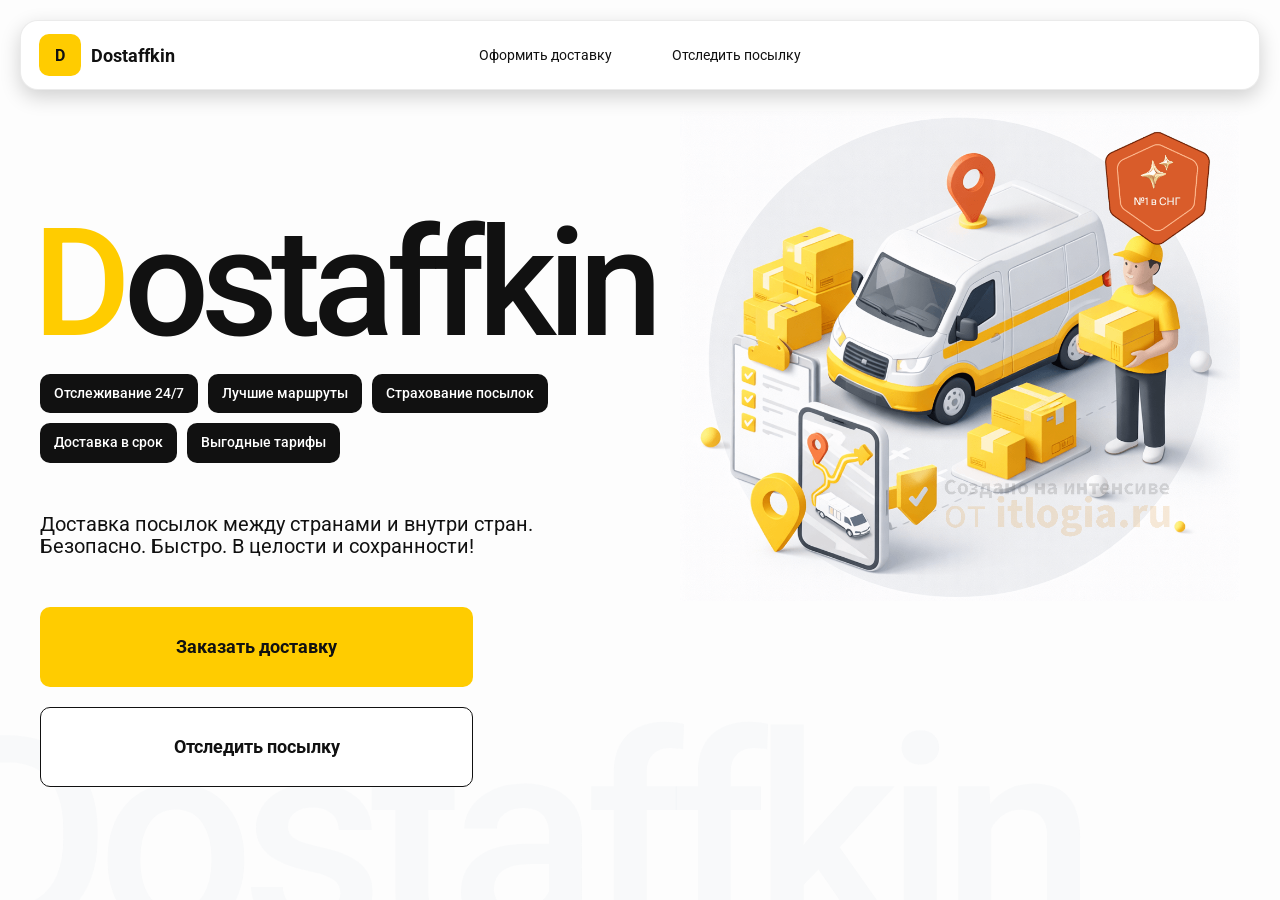
<file: index.html>
<!doctype html>
<html lang="ru">

<head>
    <meta charset="utf-8" />
    <meta name="viewport" content="width=device-width,initial-scale=1,maximum-scale=1,user-scalable=0" />
    <title>Dostaffkin — Доставка посылок между странами и внутри стран. Безопасно. Быстро. В целости и сохранности!
    </title>

    <link href="styles/base.css" rel="stylesheet" />
    <link href="styles/base_adaptive.css" rel="stylesheet" />
    <link href="styles/index.css" rel="stylesheet" />
    <link href="styles/index_adaptive.css" rel="stylesheet" />

</head>

<body>

    <div class="container">

        <header class="header">
            <a class="header-brand" href="#">
                <div class="header-logo">D</div>
                <div class="header-title">Dostaffkin</div>
            </a>
            <nav class="header-menu">
                <a class="header-link" href="./order.html">Оформить <span>доставку</span></a>
                <a class="header-link" href="./track.html">Отследить <span>посылку</span></a>
            </nav>
        </header>
        <main class="main">
            <section class="main-info">
                <div class="main-title">
                    <span>D</span>ostaffkin
                </div>
                <div class="main-features">
                    <div class="main-feature">Отслеживание 24/7</div>
                    <div class="main-feature">Лучшие маршруты</div>
                    <div class="main-feature">Страхование посылок</div>
                    <div class="main-feature">Доставка в срок</div>
                    <div class="main-feature">Выгодные тарифы</div>
                </div>
                <div class="main-description">
                    Доставка посылок между странами и внутри стран.
                    Безопасно. Быстро. В целости и сохранности!
                </div>
                <div class="main-actions">
                    <a class="button" type="button" href="./order.html">Заказать доставку</a>
                    <a class="button button-white" type="button" href="./track.html">Отследить посылку</a>
                </div>
            </section>
            <div class="main-title-ghost">Dostaffkin</div>
            <section class="main-image">
                <img src="images/main-image.png" alt="Main image" />
            </section>

        </main>


    </div>



</body>

</html>
</file>
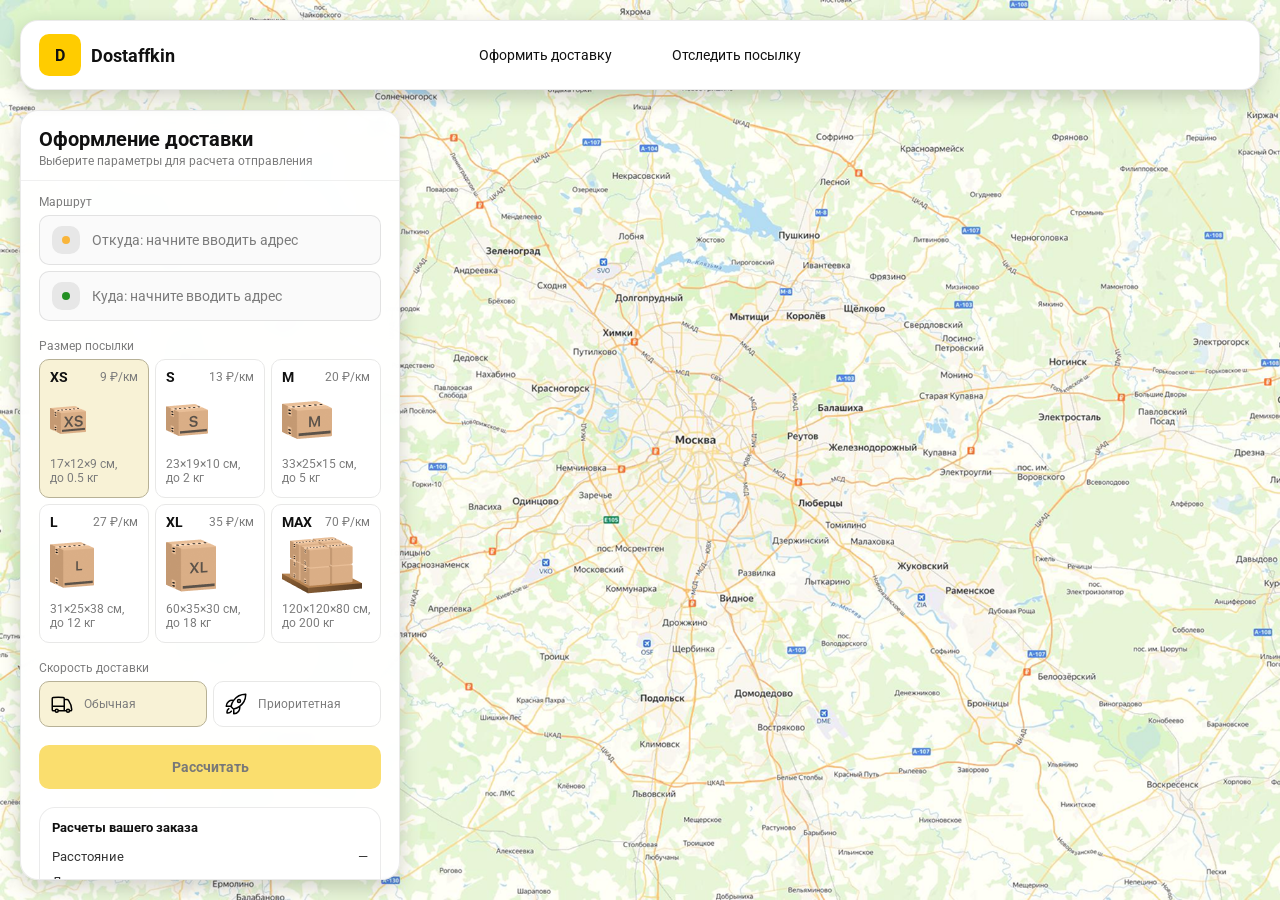
<file: order.html>
<!doctype html>
<html lang="ru">

<head>
    <meta charset="utf-8" />
    <meta name="viewport" content="width=device-width,initial-scale=1,maximum-scale=1,user-scalable=0" />
    <title>Оформление доставки</title>

    <link rel="stylesheet" href="styles/base.css" />
    <link rel="stylesheet" href="styles/base_adaptive.css" />

    <link rel="stylesheet" href="styles/order.css" />
    <link rel="stylesheet" href="styles/order_adaptive.css" />
</head>

<body>
    <div id="map"></div>
    <header class="header">
        <a class="header-brand" href="./index.html">
            <div class="header-logo">D</div>
            <div class="header-title">Dostaffkin</div>
        </a>
        <nav class="header-menu">
            <a class="header-link" href="#">Оформить <span>доставку</span></a>
            <a class="header-link" href="./track.html">Отследить <span>посылку</span></a>
        </nav>
    </header>

    <aside class="main" id="sidebar">
        <div class="main-header">
            <div class="main-title">Оформление доставки</div>
            <div class="main-text">Выберите параметры для расчета отправления</div>
        </div>
        <div class="main-content">
            <div class="main-route">
                <div class="main-block-title">Маршрут</div>
                <div class="main-fields">
                    <div class="main-field" id="fromField">
                        <div class="main-pin"></div>
                        <input id="from" placeholder="Откуда: начните вводить адрес" autocomplete="off" />
                        <div class="main-ac" id="fromAc" role="listbox" aria-label="Подсказки адресов"></div>
                    </div>

                    <div class="main-field" id="toField">
                        <div class="main-pin"></div>
                        <input id="to" placeholder="Куда: начните вводить адрес" autocomplete="off" />
                        <div class="main-ac" id="toAc" role="listbox" aria-label="Подсказки адресов"></div>
                    </div>
                </div>
            </div>
            <div class="main-package">
                <div class="main-block-title">Размер посылки</div>

                <div class="main-sizes">
                    <div class="main-size-card is-active" data-value="xs">
                        <div class="main-size-top">
                            <div class="main-size-label">XS</div>
                            <div class="main-size-rate">9 ₽/км</div>
                        </div>
                        <div class="main-size-media">
                            <img src="images/sizes/xs.png" alt="Короб XS" />
                        </div>
                        <div class="main-size-description">17×12×9 см,<br>до 0.5 кг</div>
                    </div>

                    <div class="main-size-card" data-value="s">
                        <div class="main-size-top">
                            <div class="main-size-label">S</div>
                            <div class="main-size-rate">13 ₽/км</div>
                        </div>
                        <div class="main-size-media">
                            <img src="images/sizes/s.png" alt="Короб S" />
                        </div>
                        <div class="main-size-description">23×19×10 см,<br>до 2 кг</div>
                    </div>

                    <div class="main-size-card" data-value="m">
                        <div class="main-size-top">
                            <div class="main-size-label">M</div>
                            <div class="main-size-rate">20 ₽/км</div>
                        </div>
                        <div class="main-size-media">
                            <img src="images/sizes/m.png" alt="Короб M" />
                        </div>
                        <div class="main-size-description">33×25×15 см,<br>до 5 кг</div>
                    </div>

                    <div class="main-size-card" data-value="l">
                        <div class="main-size-top">
                            <div class="main-size-label">L</div>
                            <div class="main-size-rate">27 ₽/км</div>
                        </div>
                        <div class="main-size-media">
                            <img src="images/sizes/l.png" alt="Короб L" />
                        </div>
                        <div class="main-size-description">31×25×38 см,<br>до 12 кг</div>
                    </div>

                    <div class="main-size-card" data-value="xl">
                        <div class="main-size-top">
                            <div class="main-size-label">XL</div>
                            <div class="main-size-rate">35 ₽/км</div>
                        </div>
                        <div class="main-size-media">
                            <img src="images/sizes/xl.png" alt="Короб XL" />
                        </div>
                        <div class="main-size-description">60×35×30 см,<br>до 18 кг</div>
                    </div>

                    <div class="main-size-card" data-value="max">
                        <div class="main-size-top">
                            <div class="main-size-label">MAX</div>
                            <div class="main-size-rate">70 ₽/км</div>
                        </div>
                        <div class="main-size-media main-size-media-palleta">
                            <img src="images/sizes/max.png" alt="Паллета" />
                        </div>
                        <div class="main-size-description">120×120×80 см,<br>до 200 кг</div>
                    </div>
                </div>
            </div>
            <div class="main-speed">
                <div class="main-block-title">Скорость доставки</div>

                <div class="main-speeds">
                    <div class="main-speed-card is-active" data-value="regular">
                        <img class="main-speed-media" src="images/icons/regular.svg" alt="Regular" />
                        <div class="main-speed-description">Обычная</div>
                    </div>
                    <div class="main-speed-card" data-value="fast">
                        <img class="main-speed-media" src="images/icons/fast.svg" alt="Fast" />
                        <div class="main-speed-description">Приоритетная</div>
                    </div>

                </div>
            </div>

            <div class="main-calculate-block">
                <button id="calc" class="button calculate-button" type="button" disabled>Рассчитать</button>
            </div>
            <div class="main-result" id="result">
                <div class="main-result-title">Расчеты вашего заказа</div>
                <div class="main-result-lines">
                    <div class="main-result-line"><span>Расстояние</span><span id="distanceValue">—</span></div>
                    <div class="main-result-line"><span>Доставим через</span><span id="durationValue">—</span></div>
                    <div class="main-result-line"><span>Тариф</span><span id="rateValue">—</span></div>
                </div>
                <div class="main-price">
                    <div class="main-price-label">Итого</div>
                    <div class="main-price-value" id="totalValue">—</div>
                </div>
            </div>
            <div class="main-order-box">
                <div class="main-order-form" id="orderForm">
                    <div class="main-order-title">Оформление доставки</div>
                    <div class="main-block-info-row">
                        <div class="main-block-title">Контакты</div>
                        <div class="order-fields">
                            <div class="main-field">
                                <input id="customerName" placeholder="Ваше имя" autocomplete="off" />
                            </div>
                            <div class="main-field">
                                <input id="customerPhone" placeholder="Ваш телефон" autocomplete="off"
                                    inputmode="tel" />
                            </div>
                        </div>
                    </div>
                    <div class="main-block-info-row extra-info">
                        <div class="main-block-title">Дополнительная информация</div>
                        <div class="main-field textarea">
                            <textarea id="comment" placeholder="Детали доставки и комментарии"></textarea>
                        </div>
                    </div>
                    <button id="submit" class="button main-submit-request" type="button" disabled>Отправить
                        заявку
                    </button>
                </div>

                <div class="main-order-success" id="orderSuccess">
                    <div class="main-success-icon">✓</div>
                    <div class="main-success-title">Заявка отправлена!</div>
                    <div class="main-success-title">Номер отправления – <span id="orderId"></span></div>
                    <div class="main-success-subtitle">Мы скоро свяжемся с вами</div>
                </div>
            </div>
        </div>



    </aside>



</body>

</html>
</file>
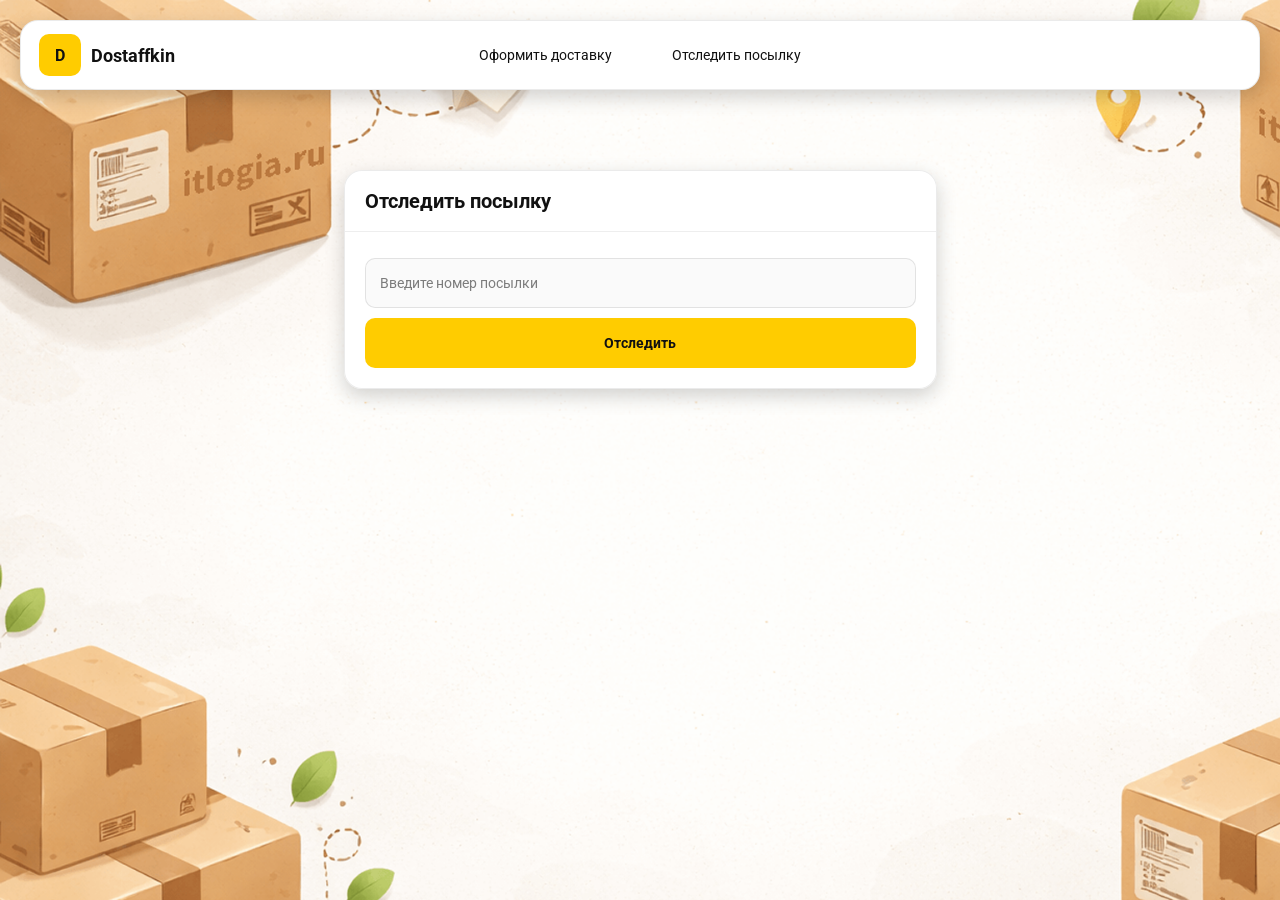
<file: track.html>
<!doctype html>
<html lang="ru">

<head>
    <meta charset="utf-8" />
    <meta name="viewport" content="width=device-width,initial-scale=1,maximum-scale=1,user-scalable=0" />
    <title>Отследить посылку</title>
    <link rel="stylesheet" href="styles/base.css" />
    <link rel="stylesheet" href="styles/base_adaptive.css" />

    <link rel="stylesheet" href="styles/track.css" />
    <link rel="stylesheet" href="styles/track_adaptive.css" />
</head>

<body>
    <div class="container">
        <header class="header">
            <a class="header-brand" href="./index.html">
                <div class="header-logo">D</div>
                <div class="header-title">Dostaffkin</div>
            </a>
            <nav class="header-menu">
                <a class="header-link" href="./order.html">Оформить <span>доставку</span></a>
                <a class="header-link" href="#">Отследить <span>посылку</span></a>
            </nav>
        </header>
        <main class="track-content">
            <section class="track-card track-search">
                <div class="track-title">Отследить посылку</div>
                <div class="track-action">
                    <div class="main-field track-field">
                        <input id="trackNumber" placeholder="Введите номер посылки" autocomplete="off" />
                    </div>
                    <button id="trackButton" class="button track-button" type="button">Отследить</button>
                </div>
            </section>
            <section class="track-card track-result" id="trackResult">
                <div class="track-result-header">
                    <div class="track-id" id="trackIdValue"></div>
                    <div class="track-routes">
                        <div class="track-route">
                            <div class="track-route-pin">
                                <svg xmlns="http://www.w3.org/2000/svg" fill="none" viewBox="0 0 24 24"
                                    stroke-width="1.5" stroke="orange" class="size-6">
                                    <path stroke-linecap="round" stroke-linejoin="round"
                                        d="M15 10.5a3 3 0 1 1-6 0 3 3 0 0 1 6 0Z" />
                                    <path stroke-linecap="round" stroke-linejoin="round"
                                        d="M19.5 10.5c0 7.142-7.5 11.25-7.5 11.25S4.5 17.642 4.5 10.5a7.5 7.5 0 1 1 15 0Z" />
                                </svg>
                            </div>
                            <div class="track-route-address" id="trackFromValue">
                                Откуда: Москва, улица Арбат, 1
                            </div>
                        </div>
                        <div class="track-route track-route-arrow">
                            <svg xmlns="http://www.w3.org/2000/svg" fill="none" viewBox="0 0 24 24" stroke-width="1.5"
                                stroke="currentColor" class="size-6">
                                <path stroke-linecap="round" stroke-linejoin="round"
                                    d="M19.5 13.5 12 21m0 0-7.5-7.5M12 21V3" />
                            </svg>
                        </div>
                        <div class="track-route">
                            <div class="track-route-pin">
                                <svg xmlns="http://www.w3.org/2000/svg" fill="none" viewBox="0 0 24 24"
                                    stroke-width="1.5" stroke="green" class="size-6">
                                    <path stroke-linecap="round" stroke-linejoin="round"
                                        d="M15 10.5a3 3 0 1 1-6 0 3 3 0 0 1 6 0Z" />
                                    <path stroke-linecap="round" stroke-linejoin="round"
                                        d="M19.5 10.5c0 7.142-7.5 11.25-7.5 11.25S4.5 17.642 4.5 10.5a7.5 7.5 0 1 1 15 0Z" />
                                </svg>
                            </div>
                            <div class="track-route-address" id="trackToValue">
                                Куда: Минск, проспект Независимости, 58
                            </div>
                        </div>
                    </div>
                </div>
                <div class="track-info">
                    <div class="track-status-title">Статус данной посылки:</div>
                    <div class="track-status-list" id="trackStatusList">


                        <div class="track-status created">
                            <img src="images/icons/created.svg" class="track-status-icon" alt="Created">
                            <div class="track-status-text">
                                <div class="track-status-text-state">Создан</div>
                                <div class="track-status-text-date">10.01.2026</div>
                            </div>
                        </div>

                        <div class="track-status in-way">
                            <img src="images/icons/in-way.svg" class="track-status-icon" alt="In way">
                            <div class="track-status-text">
                                <div class="track-status-text-state">В пути: Москва</div>
                                <div class="track-status-text-date">18.01.2026</div>
                            </div>
                        </div>

                        <div class="track-status ready">
                            <img src="images/icons/ready.svg" class="track-status-icon" alt="Ready">
                            <div class="track-status-text">
                                <div class="track-status-text-state">Готов к выдаче</div>
                                <div class="track-status-text-date">25.01.2026</div>
                            </div>
                        </div>

                        <div class="track-status done">
                            <img src="images/icons/done.svg" class="track-status-icon" alt="Done">
                            <div class="track-status-text">
                                <div class="track-status-text-state">Вручен</div>
                                <div class="track-status-text-date">27.01.2026</div>
                            </div>
                        </div>

                    </div>
                </div>
            </section>

        </main>

    </div>

</body>

</html>
</file>
<file: styles/base.css>
*,
*::before,
*::after {
    box-sizing: border-box;
}

@font-face {
    font-family: "Roboto";
    src: url("../fonts/Roboto-Regular.ttf");
    font-weight: normal;
}

@font-face {
    font-family: "Roboto";
    src: url("../fonts/Roboto-Bold.ttf");
    font-weight: bold;
}

@font-face {
    font-family: "Roboto";
    src: url("../fonts/Roboto-Medium.ttf");
    font-weight: 500;
}

html,
body {
    margin: 0;
    color: #111111;
    font-family: "Roboto", sans-serif;
}

body {
    background: #FDFDFD;
}

.header {
    border-radius: 18px;
    box-shadow: 0 7px 20px 0 #0000002E;
    backdrop-filter: blur(10px);
    background: #ffffff;
    left: 20px;
    border: 1px solid rgba(0, 0, 0, 0.08);
    position: fixed;
    right: 20px;
    top: 20px;
    padding: 14px 18px;
    height: 70px;
    display: flex;
    align-items: center;
    z-index: 6;
}

.header-brand {
    display: flex;
    align-items: center;
    text-decoration: none;
    gap: 10px;
}

.header-logo {
    width: 42px;
    height: 42px;
    border-radius: 10px;
    background: #FFCC00;
    display: grid;
    place-items: center;
    font-weight: bold;
    color: #111;
}

.header-title {
    font-size: 18px;
    font-weight: bold;
    color: #111111;
    text-decoration: none;
}

.header-menu {
    display: flex;
    align-items: center;
    gap: 60px;
    margin: 0;
    position: absolute;
    left: 50%;
    transform: translateX(-50%);
}

.header-link {
    font-size: 14px;
    color: #111111;
    text-decoration: none;
}



.button {
    border: 0;
    outline: none;
    height: 44px;
    border-radius: 10px;
    font-size: 14px;
    font-weight: bold;
    cursor: pointer;
    font-family: inherit;
    transition: transform .08s ease, opacity .12s ease;
    background: #ffcc00;
    color: #111111;
    text-align: center;
    text-decoration: none;
}

.button:hover {
    background-color: #E5BC19;
}

.button:disabled {
    cursor: not-allowed;
    background-color: #FADE6E;
    color: #787878;
    transform: none;
}

.button.button-white {
    background: #ffffff;
    border: 1px solid #111111;
}

.button.button-white:hover {
    background: rgb(241 241 241);
}

.main-field {
    display: flex;
    align-items: center;
    margin-top: 6px;
    gap: 10px;
    border: 1px solid #1111111A;
    background: #FAFAFA;
    border-radius: 10px;
    padding: 10px 12px;
    position: relative;
    box-sizing: border-box;
    height: 50px;
}

.main-field.textarea {
    height: auto;
}

.main-pin {
    width: 28px;
    height: 28px;
    border-radius: 10px;
    background: rgba(17, 17, 17, 0.08);
    display: grid;
    place-items: center;
    flex: 0 0 auto;
    position: relative;
}

.main-pin::before {
    content: "";
    width: 8px;
    height: 8px;
    border-radius: 999px;
    background: orange;
    opacity: .75;
    display: block;
}

.main-field:last-child .main-pin::before {
    background: green;
    opacity: .85;
}

input, textarea {
    width: 100%;
    border: 0;
    outline: none;
    background: transparent;
    font-size: 14px;
    color: #111111;
    font-family: inherit;
}

textarea {
    resize: vertical;
    min-height: 72px;
    padding: 2px 0;
}

input::placeholder, textarea::placeholder {
    color: #7C7C7C;
}

.main-field:focus-within {
    border-color: rgba(0, 0, 0, 0.20);
    box-shadow: 0 0 0 4px rgba(255, 204, 0, 0.35);
    background: rgba(255, 255, 255, 0.75);
}
</file>
<file: styles/base_adaptive.css>
@media (max-width: 767px) {
    .header {
        left: 10px;
        right: 10px;
        top: 10px;
    }

    .header-link span {
        display: none;
    }

    .header-menu {
        gap: 20px;
        justify-content: flex-start;
        margin: 0 0 0 30px;
        position: static;
        transform: none;
    }
}

@media (max-width: 420px) {
    .header-title {
        display: none;
    }
}

@media (max-width: 374px) {
    .header-menu {
        gap: 10px;
        margin: 0 0 0 10px;
    }
}
</file>
<file: styles/index.css>
.container {
    overflow: hidden;
    min-height: 100vh;
}

.main {
    padding: 111px 40px 40px;
    position: relative;
    display: flex;
}.main-info {
    max-width: 840px;
    width: 100%;
    position: relative;
}

.main-title {
    margin-top: 98px;
    font-weight: 500;
    font-size: 200px;
    line-height: 1;
    letter-spacing: -0.05em;
    color: #111111;
    left: -15px;
    position: relative;
}

.main-title span {
    color: #ffcc00;
}

.main-features {
    margin-top: 15px;
    display: flex;
    flex-wrap: wrap;
    gap: 10px;
}

.main-feature {
    background: #111111;
    color: #ffffff;
    padding: 12px 14px;
    font-weight: 500;
    font-size: 14px;
    line-height: 1.1;
    border-radius: 10px;
}

.main-description {
    margin-top: 50px;
    max-width: 500px;
    font-size: 20px;
    line-height: 1.1;
    color: #111111;
}

.main-actions {
    margin-top: 50px;
    display: flex;
    flex-direction: column;
    gap: 20px;
}

.main-actions .button {
    height: 80px;
    width: 433px;
    font-size: 18px;
    font-weight: bold;
    place-items: center;
    display: grid;
}

.main-title-ghost {
    position: absolute;
    z-index: -1;
    left: -70px;
    bottom: -150px;
    font-weight: 500;
    font-size: 278px;
    line-height: 1;
    letter-spacing: -0.05em;
    color: #ECEDF04D;
}

.main-image {
    width: 1024px;
    top: 100px;
    z-index: -2;
}

.main-image img {
    width: 100%;
    max-width: 1024px;
    height: auto;
    display: block;
}
</file>
<file: styles/index_adaptive.css>
@media (max-width: 1760px) {
    .main-title {
        font-size: 150px;
        left: -7px;
    }

    .main-info {
        max-width: 640px;
    }
}

@media (max-width: 1200px) {
    .main-info {
        max-width: 540px;
    }

    .main {
        padding: 111px 20px 20px;
    }

    .main-title {
        font-size: 120px;
        left: -4px;
    }

    .main-title-ghost {
        font-size: 220px;
    }
}

@media (max-width: 1024px) {
    .main-title {
        margin-top: 30px;
    }

    .main {
        flex-direction: column-reverse;
    }

    .main-image {
        max-width: 350px;
        position: absolute;
        left: 370px;
        top: 370px;
    }

    .main-info {
        max-width: 100%;
    }

    .main-actions {
        gap: 10px;
    }

    .main-actions .button {
        height: 50px;
        font-size: 14px;
        width: auto;
        max-width: 300px;
    }

    .main-description {
        max-width: 350px;
    }
}

@media (max-width: 570px) {
    .main-title {
        font-size: 88px;
    }

    .main-description {
        max-width: 100%
    }

    .main-actions {
       width: 100%;
    }

    .main-actions .button {
        width: 100%;
        max-width: 100%
    }

    .main-image {
        max-width: 650px;
        position: absolute;
        left: 170px;
        top: 70px;
        opacity: 0.2;
    }
}

@media (max-width: 400px) {
    .main-title {
        font-size: 70px;
    }
}
</file>
<file: styles/order.css>
#map {
    background-image: url("../images/order-bg.png");
    background-size: cover;
    position: fixed;
    inset: 0;
}

.main {
    border-radius: 18px;
    box-shadow: 0 7px 20px 0 #0000002E;
    backdrop-filter: blur(10px);
    background: rgba(255, 255, 255, 0.96);
    left: 20px;
    border: 1px solid rgba(0, 0, 0, 0.08);
    position: fixed;
    top: 110px;
    bottom: 20px;
    width: 380px;
    display: flex;
    flex-direction: column;
    overflow: hidden;
    z-index: 5;
}

.main-header {
    padding: 18px 18px 12px 18px;
    border-bottom: 1px solid rgba(0, 0, 0, 0.06);
    display: flex;
    flex-direction: column;
}

.main-title {
    font-size: 20px;
    line-height: 100%;
    font-weight: bold;
}

.main-text {
    font-size: 12px;
    margin-top: 5px;
    color: #7C7C7C;
}

.main-content {
    padding: 14px 18px 18px 18px;
    overflow: auto;
    scrollbar-width: none;
    display: flex;
    flex-direction: column;
    gap: 18px;
    flex: 1;
}

.main-block-title {
    font-size: 12px;
    color: #7C7C7C;
}

.main-route .main-block-title,
.main-package .main-block-title {
    margin-bottom: 6px;
}

.main-sizes {
    display: grid;
    gap: 6px;
    grid-template-columns: repeat(3, 1fr);
}

.main-size-card {
    border: 1px solid #E8E8E7;
    background: #FFFFFF;
    border-radius: 10px;
    padding: 10px;
    cursor: pointer;
    user-select: none;
    transition: transform .08s ease, border-color .12s ease, background .12s ease;
    min-height: 139px;
}

.main-size-card:hover {
    transform: translateY(-1px);
}

.main-size-card.is-active {
    background-color: #F8F2D6;
    border-color: #B7B196;
}

.main-size-top {
    display: flex;
    align-items: center;
    justify-content: space-between;
}

.main-size-label {
    font-weight: bold;
    font-size: 14px;
    color: #111111;
    line-height: 100%;
}

.main-size-rate {
    font-size: 12px;
    color: #7C7C7C;
    line-height: 100%;
}

.main-size-media {
    margin-top: 8px;
    height: 57px;
}

.main-size-description {
    margin-top: 8px;
    font-size: 12px;
    color: #7C7C7C;
    line-height: 1.2;
}

.calculate-button {
    width: 100%;
}

.main-result {
    border: 1px solid rgba(0, 0, 0, 0.08);
    background: rgba(255, 255, 255, 0.75);
    border-radius: 16px;
    padding: 12px;
    line-height: 1.25;
}

.main-result-title {
    font-weight: bold;
    font-size: 13px;
    color: #111111;
    margin-bottom: 13px;
}

.main-result-lines {
    gap: 8px;
    display: flex;
    flex-direction: column;
}

.main-result-line {
    font-size: 13px;
    color: rgba(17, 17, 17, 0.85);
    display: flex;
    justify-content: space-between;
}

.main-price {
    margin-top: 18px;
    padding-top: 10px;
    border-top: 1px dashed rgba(0, 0, 0, 0.12);
    display: flex;
    align-items: baseline;
    justify-content: space-between;
}

.main-price-label {
    font-size: 12px;
    color: rgba(17, 17, 17, 0.55);
}

.main-price-value {
    font-size: 20px;
    font-weight: bold;
    color: #111111;
    letter-spacing: -0.3px;
}

.main-order-box {
    background: #ffffff;
    border: 1px solid #E8E8E7;
    border-radius: 10px;
    padding: 12px;
}

.main-order-title {
    margin-bottom: 8px;
    font-weight: bold;
    font-size: 14px;
    color: #111111;
}

.main-block-info {
    display: flex;
    flex-direction: column;
    gap: 6px;
}

.order-fields {
    display: grid;
    grid-template-columns: 1fr 1fr;
    column-gap: 10px;
    margin-top: 6px;
}

.main-block-info-row.extra-info {
    display: block;
    margin-top: 13px;
}

.main-submit-request {
    width: 100%;
    margin-top: 6px;
}

.main-order-success {
    display: none;
    text-align: center;
    padding: 22px 12px;
    gap: 12px;
}

.main-order-success.is-visible {
    display: flex;
    flex-direction: column;
    align-items: center;
}

.main-success-icon {
    width: 56px;
    height: 56px;
    border-radius: 50%;
    background: #16a34a;
    color: #ffffff;
    display: grid;
    place-items: center;
    font-size: 30px;
}

.main-success-title {
    font-size: 14px;
    font-weight: bold;
    color: #111111;
}

.main-success-subtitle {
    font-size: 12px;
    color: rgba(17, 17, 17, 0.55);
    line-height: 1.3;
}

.main-speed .main-block-title {
    margin-bottom: 6px;
}

.main-speeds {
    display: grid;
    gap: 6px;
    grid-template-columns: repeat(2, 1fr);
}

.main-speed-card {
    border: 1px solid #E8E8E7;
    background: #FFFFFF;
    border-radius: 10px;
    padding: 10px;
    cursor: pointer;
    user-select: none;
    transition: transform .08s ease, border-color .12s ease, background .12s ease;
    display: flex;
    align-items: center;
    gap: 10px;
}

.main-speed-card:hover {
    transform: translateY(-1px);
}

.main-speed-card.is-active {
    background-color: #F8F2D6;
    border-color: #B7B196;
}

.main-speed-description {
    font-size: 12px;
    color: #7C7C7C;
    line-height: 1.2;
}
</file>
<file: styles/order_adaptive.css>
@media (max-width: 767px) {
    .main {
        left: 10px;
        right: 10px;
        top: 50%;
        bottom: 12px;
        width: auto;
        max-width: none;
    }
}

@media (max-width: 420px) {
    .main-sizes {
        grid-template-columns: repeat(2, 1fr);
    }
}
</file>
<file: styles/track.css>
.container {
    background: #F4F4F4 url("../images/track-bg.png");
    background-size: cover;
    min-height: 100vh;
    padding: 170px 0 50px 0;
}

.track-content {
    width: 593px;
    margin: 0 auto;
}

.track-card {
    width: 100%;
    border-radius: 18px;
    box-shadow: 0 7px 20px 0 #0000002E;
    backdrop-filter: blur(10px);
    background: rgba(255, 255, 255, 0.96);
    border: 1px solid rgba(0, 0, 0, 0.08);
}

.track-title {
    font-size: 20px;
    line-height: 100%;
    font-weight: bold;
    border-bottom: 1px solid #EEEEEE;
    padding: 20px;
}

.track-action {
    padding: 20px;
}

.track-button {
    width: 100%;
    height: 50px;
}

.track-field {
    margin-bottom: 10px;
}

.track-result {
    margin-top: 5px;
    display: none;
}

.track-result.is-visible {
    display: block;
}

.track-result-header {
    font-weight: bold;
    font-size: 14px;
    color: #111111;
    padding: 20px;
    border-bottom: 1px solid #EEEEEE;
}

.track-id {
    margin-bottom: 12px;
    font-size: 20px;
}

.track-routes {
    display: flex;
    flex-direction: column;
    gap: 10px;
    font-weight: normal;
}

.track-route {
    display: flex;
    align-items: center;
    gap: 10px;
}

.track-route-pin {
    width: 24px;
    height: 24px;
    flex-shrink: 0;
}

.track-route-arrow {
    padding: 15px 0;
    width: 24px;
    height: 24px;
}

.track-info {
    padding: 20px;
}

.track-status {
    display: flex;
    align-items: center;
    font-size: 12px;
    gap: 10px;
}

.track-status-title {
    font-size: 14px;
    color: #111111;
    margin-bottom: 20px;
}

.track-status-list {
    display: flex;
    flex-direction: column;
    gap: 15px;
}

.track-status-icon {
    width: 40px;
    height: 40px;
    border-radius: 50%;
    background: rgba(17, 17, 17, 0.08);
    display: grid;
    place-items: center;
    flex: 0 0 auto;
}

.track-status.created .track-status-icon {
    background-color: #F1CB00;
}

.track-status.in-way .track-status-icon {
    background-color: #F08A11;
}

.track-status.ready .track-status-icon {
    background-color: #A35D0A;
}

.track-status.done .track-status-icon {
    background-color: #37C93B;
}

.track-status-text {
    display: flex;
    align-items: center;
    justify-content: space-between;
    color: #111111;
    font-size: 12px;
    flex: 1;
}

.track-status-date {
    color: rgba(17, 17, 17, 0.55);
}
</file>
<file: styles/track_adaptive.css>
@media (max-width: 767px) {
    .container {
        padding: 130px 0 50px 0;
    }

    .track-content {
        width: 100%;
        padding-left: 10px;
        padding-right: 10px;
    }

    .track-result-header {
        padding: 20px;
    }
}
</file>
